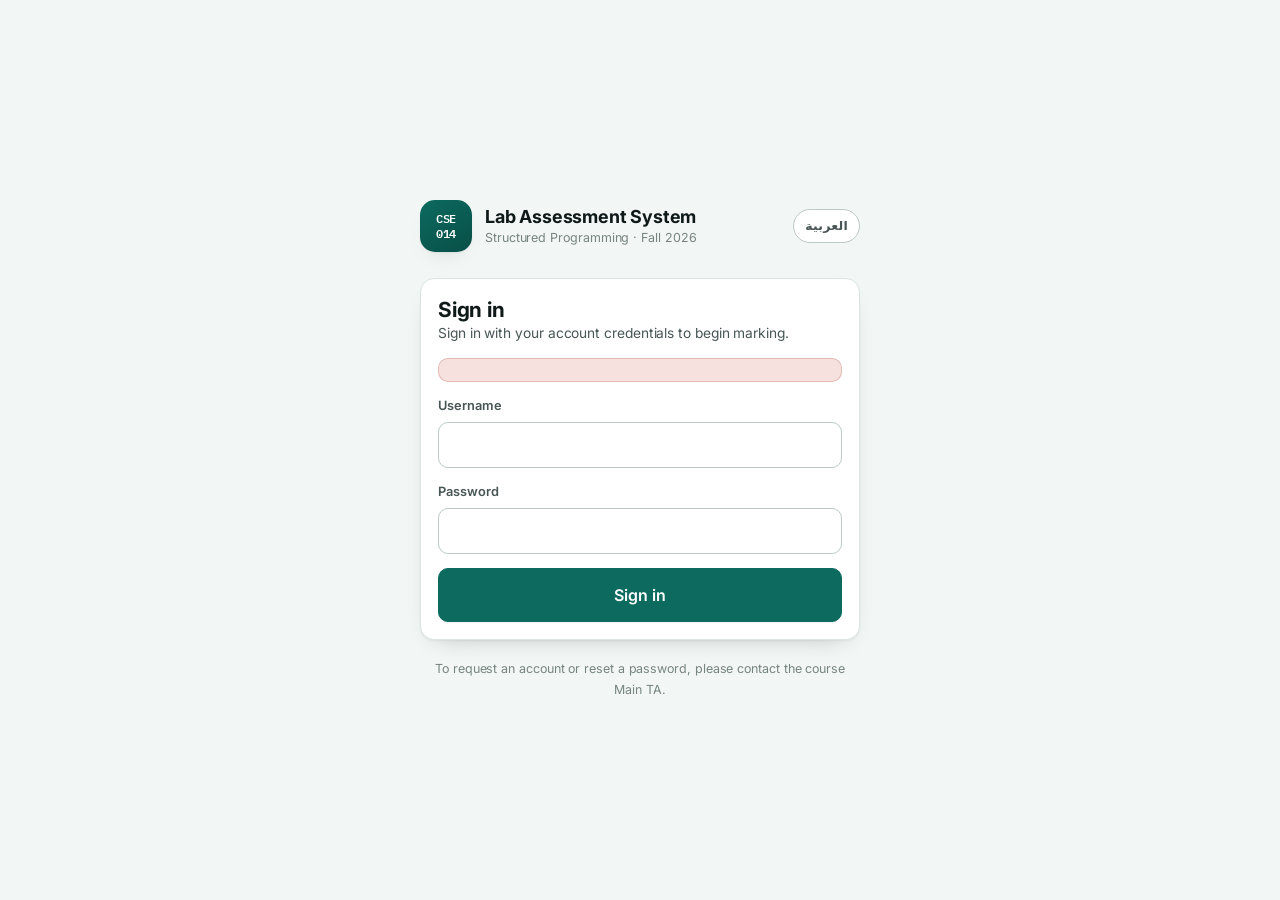
<file: index.html>
<!doctype html>
<html lang="ar" dir="rtl" data-title-key="login.pageTitle">
<head>
<meta charset="utf-8">
<meta name="viewport" content="width=device-width, initial-scale=1, viewport-fit=cover">
<meta name="color-scheme" content="light dark">
<meta name="robots" content="noindex, nofollow">
<title>CSE014</title>
<link rel="preconnect" href="https://fonts.googleapis.com">
<link rel="preconnect" href="https://fonts.gstatic.com" crossorigin>
<link rel="stylesheet" href="https://fonts.googleapis.com/css2?family=Cairo:wght@400;600;700&family=Inter:wght@400;500;600;700&family=IBM+Plex+Mono:wght@500;600&display=swap">
<link rel="stylesheet" href="assets/css/app.css">
<script src="assets/js/i18n.js"></script>
<style>
  .signin{max-width:440px;margin:0 auto;width:100%}
  .signin__top{display:flex;align-items:center;gap:12px;margin-bottom:26px}
  .signin__foot{margin-top:18px;text-align:center;line-height:1.7}
</style>
</head>
<body>

<div class="shell shell--center">
  <div class="signin">

    <div class="signin__top">
      <div class="brand">
        <div class="brand__mark" aria-hidden="true">CSE<br>014</div>
        <div>
          <div class="brand__name" data-i18n="app.name"></div>
          <div class="brand__term">
            <span data-i18n="app.course"></span> · <span data-i18n="app.term"></span>
          </div>
        </div>
      </div>
      <span class="spacer"></span>
      <button data-lang-switch></button>
    </div>

    <div class="card card--lift stack">
      <div>
        <h1 data-i18n="login.heading"></h1>
        <p class="small muted" data-i18n="login.lede"></p>
      </div>

      <div id="err" class="banner banner--bad" hidden role="alert"></div>

      <form id="form" class="stack" novalidate>
        <div>
          <label class="label" for="username" data-i18n="login.username"></label>
          <input class="input ltr" id="username" name="username" type="text"
                 autocomplete="username" autocapitalize="off" spellcheck="false" required>
        </div>
        <div>
          <label class="label" for="password" data-i18n="login.password"></label>
          <input class="input ltr" id="password" name="password" type="password"
                 autocomplete="current-password" required>
        </div>
        <button class="btn btn--primary btn--lg btn--block" id="submit" type="submit"
                data-i18n="act.signIn"></button>
      </form>
    </div>

    <p class="tiny faint signin__foot" data-i18n="login.help"></p>

  </div>
</div>

<script src="assets/js/api.js"></script>
<script src="assets/js/ui.js"></script>
<script>
/* An existing session skips the form entirely. */
const existing = Api.me();
if (existing) location.replace(existing.role === 'main' ? 'admin.html' : 'sections.html');

const form = $('#form'), err = $('#err'), btn = $('#submit');

async function doLogin(username, password) {
  err.hidden = true;
  btn.disabled = true;
  btn.textContent = t('login.working');

  const res = await Api.login(username, password);

  btn.disabled = false;
  btn.textContent = t('act.signIn');

  if (!res.ok) {
    err.textContent = res.error;
    err.hidden = false;
    $('#password').value = '';
    $('#password').focus();
    return;
  }
  location.href = res.user.role === 'main' ? 'admin.html' : 'sections.html';
}

form.addEventListener('submit', e => {
  e.preventDefault();
  doLogin($('#username').value.trim(), $('#password').value);
});
</script>

</body>
</html>
</file>
<file: assets/css/app.css>
/* ==========================================================================
   Marking — shared stylesheet
   --------------------------------------------------------------------------
   Mobile-first · bidirectional (RTL Arabic / LTR English) · light + dark.

   Direction is set on <html> by assets/js/i18n.js before first paint.
   Every rule below uses logical properties (inline-start/end), so nothing
   needs to be mirrored by hand when the language changes.
   ========================================================================== */

:root{
  /* ---- surfaces ---- */
  --ground:#F2F6F5;
  --surface:#FFFFFF;
  --surface-2:#E9F0EE;
  --surface-3:#DDE7E4;

  /* ---- text ---- */
  --ink:#0E1918;
  --ink-2:#475554;
  --ink-3:#77857F;

  /* ---- lines ---- */
  --line:#DCE5E3;
  --line-strong:#BCC9C6;

  /* ---- brand ---- */
  --brand:#0C6A5F;
  --brand-strong:#084F47;
  --brand-soft:#DCEEEB;
  --brand-tint:#EEF7F5;
  --on-brand:#FFFFFF;

  /* ---- semantic ---- */
  --ok:#1A7349;
  --ok-soft:#DCF0E4;
  --warn:#8F5406;
  --warn-soft:#F8EBD4;
  --bad:#9E2F27;
  --bad-soft:#F7E1DE;

  /* ---- geometry ---- */
  --radius:14px;
  --radius-sm:10px;
  --radius-xs:7px;

  /* ---- elevation ---- */
  --shadow-1:0 1px 2px rgba(14,25,24,.06);
  --shadow-2:0 1px 2px rgba(14,25,24,.05), 0 10px 24px -16px rgba(14,25,24,.32);
  --shadow-3:0 2px 4px rgba(14,25,24,.05), 0 18px 40px -22px rgba(14,25,24,.40);
  --shadow:var(--shadow-2);

  /* ---- type ---- */
  --font-ar:"Cairo","Segoe UI",system-ui,-apple-system,sans-serif;
  --font-en:"Inter","Segoe UI",system-ui,-apple-system,sans-serif;
  --font:var(--font-ar);
  --mono:"IBM Plex Mono",ui-monospace,SFMono-Regular,Menlo,monospace;
}

/* English uses Inter; its metrics need a slightly tighter line box. */
:root[lang="en"]{
  --font:var(--font-en);
}

/* ---------------------------------------------------------------- dark ---- */
@media (prefers-color-scheme: dark){
  :root:not([data-theme="light"]){
    --ground:#0B1110;
    --surface:#141E1C;
    --surface-2:#1C2726;
    --surface-3:#243130;

    --ink:#E7EEED;
    --ink-2:#A6B4B1;
    --ink-3:#77857F;

    --line:#27332F;
    --line-strong:#3A4846;

    --brand:#3FB3A4;
    --brand-strong:#5ACCBD;
    --brand-soft:#16302D;
    --brand-tint:#111E1C;
    --on-brand:#05201D;

    --ok:#4FC189;
    --ok-soft:#142F23;
    --warn:#D89C43;
    --warn-soft:#2F2415;
    --bad:#E37C74;
    --bad-soft:#311D1B;

    --shadow-1:0 1px 2px rgba(0,0,0,.40);
    --shadow-2:0 1px 2px rgba(0,0,0,.35), 0 10px 24px -16px rgba(0,0,0,.85);
    --shadow-3:0 2px 4px rgba(0,0,0,.40), 0 18px 40px -22px rgba(0,0,0,.95);
  }
}

:root[data-theme="dark"]{
  --ground:#0B1110;
  --surface:#141E1C;
  --surface-2:#1C2726;
  --surface-3:#243130;

  --ink:#E7EEED;
  --ink-2:#A6B4B1;
  --ink-3:#77857F;

  --line:#27332F;
  --line-strong:#3A4846;

  --brand:#3FB3A4;
  --brand-strong:#5ACCBD;
  --brand-soft:#16302D;
  --brand-tint:#111E1C;
  --on-brand:#05201D;

  --ok:#4FC189;
  --ok-soft:#142F23;
  --warn:#D89C43;
  --warn-soft:#2F2415;
  --bad:#E37C74;
  --bad-soft:#311D1B;

  --shadow-1:0 1px 2px rgba(0,0,0,.40);
  --shadow-2:0 1px 2px rgba(0,0,0,.35), 0 10px 24px -16px rgba(0,0,0,.85);
  --shadow-3:0 2px 4px rgba(0,0,0,.40), 0 18px 40px -22px rgba(0,0,0,.95);
}

/* ==========================================================================
   Base
   ========================================================================== */

*,*::before,*::after{box-sizing:border-box}
html,body{height:100%}

body{
  margin:0;
  background:var(--ground);
  color:var(--ink);
  font-family:var(--font);
  font-size:15px;
  line-height:1.65;
  -webkit-text-size-adjust:100%;
  -webkit-tap-highlight-color:transparent;
  text-rendering:optimizeLegibility;
}

:root[lang="en"] body{line-height:1.55;letter-spacing:-.005em}

h1,h2,h3{margin:0;font-weight:700;line-height:1.3;text-wrap:balance}
h1{font-size:1.3rem;letter-spacing:-.01em}
h2{font-size:1.05rem}
h3{font-size:.95rem}
p{margin:0}
a{color:var(--brand);text-decoration:none}
a:hover{text-decoration:underline;text-underline-offset:2px}

:focus-visible{outline:2px solid var(--brand);outline-offset:2px;border-radius:5px}

@media (prefers-reduced-motion: reduce){
  *,*::before,*::after{transition:none!important;animation:none!important;scroll-behavior:auto!important}
}

/* ==========================================================================
   Helpers
   ========================================================================== */

.num{font-family:var(--mono);font-variant-numeric:tabular-nums;letter-spacing:.01em}
.muted{color:var(--ink-2)}
.faint{color:var(--ink-3)}
.tiny{font-size:.78rem}
.small{font-size:.86rem}

/* Isolate Latin runs (IDs, emails, usernames) inside Arabic text. */
.ltr{direction:ltr;unicode-bidi:isolate;text-align:start}

.stack{display:flex;flex-direction:column;gap:14px}
.stack-sm{display:flex;flex-direction:column;gap:9px}
.rowline{display:flex;align-items:center;gap:10px}
.spacer{flex:1}

.label{
  display:block;font-size:.8rem;font-weight:600;
  color:var(--ink-2);margin-bottom:6px;letter-spacing:.005em;
}
.eyebrow{
  font-size:.7rem;font-weight:700;letter-spacing:.1em;
  color:var(--ink-3);text-transform:uppercase;
}
:root[lang="ar"] .eyebrow{letter-spacing:normal;text-transform:none;font-size:.74rem}

/* ==========================================================================
   Layout
   ========================================================================== */

.shell{max-width:600px;margin:0 auto;padding-inline:16px;padding-block:18px 108px}
.shell--wide{max-width:1060px}
.shell--center{min-height:100%;display:flex;flex-direction:column;justify-content:center;padding-block:36px}

.topbar{
  position:sticky;top:env(safe-area-inset-top,0px);z-index:20;
  background:var(--surface);
  border-bottom:1px solid var(--line);
  box-shadow:var(--shadow-1);
}
.topbar__in{
  max-width:600px;margin:0 auto;padding:10px 16px;
  display:flex;align-items:center;gap:10px;min-height:58px;
}
.topbar--wide .topbar__in{max-width:1060px}
.topbar__title{font-weight:700;font-size:1rem;line-height:1.25;letter-spacing:-.005em}
.topbar__sub{font-size:.75rem;color:var(--ink-3);line-height:1.3}

.actionbar{
  position:fixed;inset-inline:0;bottom:0;z-index:30;
  background:var(--surface);
  border-top:1px solid var(--line);
  padding:12px 16px calc(12px + env(safe-area-inset-bottom,0px));
  box-shadow:0 -8px 24px -20px rgba(14,25,24,.5);
}
.actionbar__in{max-width:600px;margin:0 auto;display:flex;gap:10px}

/* Section heading: title + hint on one baseline. */
.section-head{display:flex;align-items:baseline;gap:8px;margin-bottom:9px;flex-wrap:wrap}
.section-head h2{font-size:1rem}

/* ==========================================================================
   Brand lockup
   ========================================================================== */

.brand{display:flex;align-items:center;gap:13px}
.brand__mark{
  width:52px;height:52px;border-radius:15px;flex:0 0 auto;
  background:linear-gradient(145deg,var(--brand),var(--brand-strong));
  color:var(--on-brand);
  display:grid;place-items:center;text-align:center;
  font-family:var(--mono);font-weight:600;font-size:.78rem;line-height:1.15;
  box-shadow:var(--shadow-2);
}
.brand__name{font-weight:700;font-size:1.12rem;line-height:1.3;letter-spacing:-.01em}
.brand__term{font-size:.78rem;color:var(--ink-3);line-height:1.4}

/* ==========================================================================
   Card
   ========================================================================== */

.card{
  background:var(--surface);
  border:1px solid var(--line);
  border-radius:var(--radius);
  padding:17px;
}
.card--lift{box-shadow:var(--shadow-2)}
.card--flush{padding:17px 17px 7px}
.card__head{display:flex;align-items:center;gap:8px;margin-bottom:13px}

/* ==========================================================================
   Buttons
   ========================================================================== */

.btn{
  appearance:none;
  border:1px solid var(--line-strong);
  background:var(--surface);
  color:var(--ink);
  font-family:inherit;font-size:.94rem;font-weight:600;
  min-height:46px;padding:0 17px;
  border-radius:var(--radius-sm);
  display:inline-flex;align-items:center;justify-content:center;gap:8px;
  cursor:pointer;
  transition:background .14s ease,border-color .14s ease,color .14s ease,box-shadow .14s ease,transform .06s ease;
}
.btn:hover:not(:disabled){background:var(--surface-2);border-color:var(--line-strong)}
.btn:active:not(:disabled){transform:translateY(1px)}
.btn:disabled{opacity:.45;cursor:not-allowed}

.btn--primary{
  background:var(--brand);border-color:var(--brand);color:var(--on-brand);
  box-shadow:var(--shadow-1);
}
.btn--primary:hover:not(:disabled){
  background:var(--brand-strong);border-color:var(--brand-strong);
  box-shadow:var(--shadow-2);
}

.btn--ok{background:var(--ok);border-color:var(--ok);color:#fff}
.btn--ok:hover:not(:disabled){filter:brightness(1.08);background:var(--ok);border-color:var(--ok)}
.btn--bad{background:var(--bad);border-color:var(--bad);color:#fff}
.btn--bad:hover:not(:disabled){filter:brightness(1.08);background:var(--bad);border-color:var(--bad)}

.btn--ghost{
  background:transparent;border-color:transparent;color:var(--ink-2);
  min-height:38px;padding:0 11px;font-size:.89rem;
}
.btn--ghost:hover:not(:disabled){background:var(--surface-2);color:var(--ink)}

.btn--block{width:100%}
.btn--lg{min-height:54px;font-size:1rem;padding:0 22px}

/* Language toggle — rendered by i18n.js into [data-lang-switch]. */
.langbtn{
  appearance:none;cursor:pointer;flex:0 0 auto;
  font-family:var(--font-en);font-size:.78rem;font-weight:700;letter-spacing:.02em;
  min-height:34px;padding:0 11px;
  border:1px solid var(--line-strong);border-radius:999px;
  background:var(--surface);color:var(--ink-2);
  transition:background .14s ease,color .14s ease,border-color .14s ease;
}
.langbtn:hover{background:var(--brand-soft);color:var(--brand);border-color:var(--brand)}

/* ==========================================================================
   Inputs
   ========================================================================== */

.input,.select,.textarea{
  width:100%;
  font-family:inherit;font-size:1rem;color:var(--ink);
  background:var(--surface);
  border:1px solid var(--line-strong);
  border-radius:var(--radius-sm);
  min-height:46px;padding:9px 13px;
  transition:border-color .14s ease,box-shadow .14s ease;
}
.input::placeholder,.textarea::placeholder{color:var(--ink-3)}
.textarea{min-height:74px;resize:vertical;line-height:1.55}
.input:focus,.select:focus,.textarea:focus{
  border-color:var(--brand);outline:none;
  box-shadow:0 0 0 3px var(--brand-soft);
}
.input:disabled,.select:disabled,.textarea:disabled{background:var(--surface-2);opacity:.7}

.input--id{
  font-family:var(--mono);font-size:1.7rem;font-weight:600;letter-spacing:.06em;
  text-align:center;min-height:64px;direction:ltr;
}

.select{appearance:none;padding-inline-end:13px;cursor:pointer}

.fields{display:grid;gap:11px;grid-template-columns:1fr}
@media (min-width:560px){
  .fields--2{grid-template-columns:repeat(2,1fr)}
  .fields--3{grid-template-columns:repeat(3,1fr)}
}

.switchrow{
  display:flex;align-items:center;gap:9px;
  font-size:.86rem;font-weight:600;color:var(--ink-2);cursor:pointer;
}
.switchrow input{width:18px;height:18px;accent-color:var(--brand);flex:0 0 auto}

/* ==========================================================================
   Chips
   ========================================================================== */

.chips{display:flex;gap:8px;overflow-x:auto;padding-block:2px 6px;scrollbar-width:thin}
.chips::-webkit-scrollbar{height:4px}
.chips::-webkit-scrollbar-thumb{background:var(--line-strong);border-radius:4px}

.chip{
  flex:0 0 auto;appearance:none;cursor:pointer;
  font-family:inherit;font-weight:600;font-size:.87rem;
  background:var(--surface);color:var(--ink-2);
  border:1px solid var(--line-strong);border-radius:999px;
  min-height:38px;padding:0 15px;white-space:nowrap;
  display:inline-flex;align-items:center;gap:6px;
  transition:background .14s ease,color .14s ease,border-color .14s ease;
}
.chip:hover:not(:disabled){border-color:var(--brand);color:var(--brand)}
.chip[aria-pressed="true"]{background:var(--brand);border-color:var(--brand);color:var(--on-brand)}
.chip[aria-pressed="true"]:hover{color:var(--on-brand)}
.chip:disabled{opacity:.4;cursor:not-allowed}
.chip--closed{border-style:dashed}
.chip--closed[aria-pressed="true"]{border-style:solid}

/* ==========================================================================
   Step indicator
   ========================================================================== */

.steps{display:grid;grid-template-columns:repeat(3,1fr);gap:6px}
.step{
  display:flex;align-items:center;justify-content:center;gap:7px;
  font-family:inherit;font-size:.78rem;font-weight:600;color:var(--ink-3);
  text-decoration:none;padding:10px 6px;border:0;border-radius:var(--radius-sm);
  background:var(--surface-2);
  transition:background .14s ease,color .14s ease;
}
.step:hover{text-decoration:none}
.step__n{
  width:21px;height:21px;border-radius:50%;flex:0 0 auto;
  background:var(--line-strong);color:var(--surface);
  display:grid;place-items:center;
  font-family:var(--mono);font-size:.68rem;font-weight:600;
}
.step--on{background:var(--brand-soft);color:var(--brand)}
.step--on .step__n{background:var(--brand);color:var(--on-brand)}
.step--done{cursor:pointer}
.step--done:hover{background:var(--surface-3)}
.step--done .step__n{background:var(--ok);color:#fff}
.step--off{opacity:.45}

/* ==========================================================================
   Pick rows (sections, students)
   ========================================================================== */

.pickrow,.srow{
  display:flex;align-items:center;gap:11px;width:100%;text-align:start;
  font-family:inherit;color:var(--ink);cursor:pointer;
  background:var(--surface);
  border:1px solid var(--line-strong);
  border-radius:var(--radius-sm);
  padding:13px 15px;
  transition:border-color .14s ease,box-shadow .14s ease,background .14s ease;
}
.pickrow:hover,.srow:hover{border-color:var(--brand);box-shadow:var(--shadow-1);text-decoration:none}
.pickrow[aria-current="true"]{border-color:var(--brand);background:var(--brand-tint)}

.pickrow__title{font-weight:700;font-size:1rem;line-height:1.3}
.pickrow__num{text-align:center;flex:0 0 auto}
.pickrow__num .v{
  font-family:var(--mono);font-weight:700;font-size:1.05rem;
  display:block;line-height:1.2;
}

.srow{padding:11px 13px}
.srow--other{background:var(--surface-2);border-style:dashed}
.srow__name{
  font-weight:600;font-size:.94rem;
  overflow:hidden;text-overflow:ellipsis;white-space:nowrap;
}
.srow mark{
  background:var(--brand-soft);color:var(--brand);
  border-radius:3px;padding:0 2px;font-weight:700;
}

.counter{
  font-family:var(--mono);font-weight:600;font-size:.88rem;
  background:var(--surface-2);color:var(--ink-2);
  border-radius:999px;padding:5px 11px;white-space:nowrap;
}

/* ==========================================================================
   Segmented control
   ========================================================================== */

.seg{
  display:grid;grid-auto-flow:column;grid-auto-columns:1fr;gap:5px;
  background:var(--surface-2);padding:4px;border-radius:var(--radius-sm);
}
.seg button{
  appearance:none;border:0;background:transparent;
  font-family:inherit;font-weight:600;font-size:.9rem;
  color:var(--ink-2);min-height:40px;border-radius:var(--radius-xs);cursor:pointer;
  transition:background .14s ease,color .14s ease,box-shadow .14s ease;
}
.seg button:hover{color:var(--ink)}
.seg button[aria-pressed="true"]{
  background:var(--surface);color:var(--ink);box-shadow:var(--shadow-1);
}
.seg button[aria-pressed="true"][data-v="present"]{color:var(--ok)}
.seg button[aria-pressed="true"][data-v="late"]{color:var(--warn)}
.seg button[aria-pressed="true"][data-v="absent"]{color:var(--bad)}

/* ==========================================================================
   Numeric grade pad
   ========================================================================== */

.pad{display:grid;grid-template-columns:repeat(4,1fr);gap:8px}
.pad button{
  appearance:none;cursor:pointer;
  font-family:var(--mono);font-variant-numeric:tabular-nums;
  font-size:1.15rem;font-weight:600;
  background:var(--surface);color:var(--ink);
  border:1px solid var(--line-strong);border-radius:var(--radius-sm);
  min-height:52px;
  transition:background .14s ease,border-color .14s ease,color .14s ease;
}
.pad button:hover:not(:disabled){border-color:var(--brand);color:var(--brand)}
.pad button[aria-pressed="true"]{background:var(--brand);border-color:var(--brand);color:var(--on-brand)}
.pad button:last-child{grid-column:span 2}
.pad button:disabled{opacity:.35;cursor:not-allowed}

/* ==========================================================================
   Pills
   ========================================================================== */

.pill{
  display:inline-flex;align-items:center;gap:5px;
  font-size:.74rem;font-weight:700;
  padding:3px 10px;border-radius:999px;white-space:nowrap;
  background:var(--surface-2);color:var(--ink-2);
}
.pill--ok{background:var(--ok-soft);color:var(--ok)}
.pill--warn{background:var(--warn-soft);color:var(--warn)}
.pill--bad{background:var(--bad-soft);color:var(--bad)}
.pill--brand{background:var(--brand-soft);color:var(--brand)}

/* ==========================================================================
   List rows
   ========================================================================== */

.list{display:flex;flex-direction:column}
.list > * + *{border-top:1px solid var(--line)}
.row{display:flex;align-items:center;gap:11px;padding:11px 0;min-height:52px}
.row__main{min-width:0;flex:1}
.row__name{
  font-weight:600;font-size:.92rem;
  overflow:hidden;text-overflow:ellipsis;white-space:nowrap;
}
.row__meta{font-size:.76rem;color:var(--ink-3)}
.row__score{font-family:var(--mono);font-weight:700;font-size:1rem;white-space:nowrap}

/* ==========================================================================
   Progress
   ========================================================================== */

.bar{height:7px;border-radius:999px;background:var(--surface-2);overflow:hidden}
.bar__fill{height:100%;background:var(--brand);border-radius:999px;transition:width .35s ease}
.bar__fill--ok{background:var(--ok)}
.bar__fill--warn{background:var(--warn)}

.minibar{
  width:56px;height:6px;border-radius:999px;background:var(--surface-2);
  overflow:hidden;display:inline-block;vertical-align:middle;
}
.minibar i{display:block;height:100%;border-radius:999px;background:var(--brand)}

/* ==========================================================================
   Stat tiles
   ========================================================================== */

.stats{display:grid;gap:11px;grid-template-columns:repeat(auto-fit,minmax(152px,1fr))}
.stat{
  background:var(--surface);
  border:1px solid var(--line);
  border-radius:var(--radius);
  padding:14px 16px;
}
.stat__v{
  font-family:var(--mono);font-size:1.7rem;font-weight:600;
  line-height:1.1;letter-spacing:-.01em;
}
.stat__k{font-size:.76rem;color:var(--ink-3);margin-top:3px;line-height:1.4}

/* ==========================================================================
   Tables
   ========================================================================== */

.tablewrap{
  overflow-x:auto;
  border:1px solid var(--line);
  border-radius:var(--radius);
  background:var(--surface);
}
table{border-collapse:collapse;width:100%;font-size:.86rem}
th,td{
  padding:10px 13px;text-align:start;white-space:nowrap;
  border-bottom:1px solid var(--line);
}
th{
  font-size:.73rem;font-weight:700;color:var(--ink-3);
  background:var(--surface-2);letter-spacing:.02em;
}
tbody tr:last-child td{border-bottom:0}
tbody tr:hover td{background:var(--brand-tint)}
td.sticky,th.sticky{position:sticky;inset-inline-start:0;background:var(--surface);z-index:1}
th.sticky{background:var(--surface-2);z-index:3}
tbody tr:hover td.sticky{background:var(--brand-tint)}
.cellpct{font-family:var(--mono);font-weight:600;text-align:center}

/* ==========================================================================
   Banners and empty states
   ========================================================================== */

.banner{
  border-radius:var(--radius-sm);
  padding:11px 13px;font-size:.86rem;line-height:1.55;
  display:flex;gap:9px;align-items:flex-start;
  border:1px solid transparent;
}
.banner--warn{background:var(--warn-soft);color:var(--warn);border-color:color-mix(in srgb,var(--warn) 22%,transparent)}
.banner--ok{background:var(--ok-soft);color:var(--ok);border-color:color-mix(in srgb,var(--ok) 22%,transparent)}
.banner--bad{background:var(--bad-soft);color:var(--bad);border-color:color-mix(in srgb,var(--bad) 22%,transparent)}
.banner--info{background:var(--brand-soft);color:var(--brand);border-color:color-mix(in srgb,var(--brand) 22%,transparent)}

.empty{text-align:center;color:var(--ink-3);font-size:.88rem;padding:26px 8px;line-height:1.6}

/* Loading placeholder — replaces the old "جارٍ التحميل" text rows. */
.skeleton{
  height:56px;border-radius:var(--radius-sm);
  background:linear-gradient(90deg,var(--surface-2) 25%,var(--surface-3) 37%,var(--surface-2) 63%);
  background-size:400% 100%;
  animation:shimmer 1.4s ease infinite;
}
.skeleton + .skeleton{margin-top:9px}
@keyframes shimmer{from{background-position:100% 0}to{background-position:0 0}}

/* ==========================================================================
   Collapsible panels
   ========================================================================== */

details.box{
  background:var(--surface);
  border:1px solid var(--line);
  border-radius:var(--radius);
  padding:17px;
}
details.box > summary,
details.pick > summary{
  cursor:pointer;list-style:none;
  display:flex;align-items:center;gap:8px;
}
details.box > summary::-webkit-details-marker,
details.pick > summary::-webkit-details-marker{display:none}
details.box > summary{font-weight:700;font-size:1rem}
details.box > summary::before{
  content:'+';font-family:var(--mono);color:var(--ink-3);
  width:14px;flex:0 0 auto;text-align:center;
}
details.box[open] > summary::before{content:'\2212'}
details.box > summary .tiny{font-weight:400}
details.box .body{margin-top:15px}

details.pick > summary{font-weight:600;font-size:.88rem;color:var(--ink-2)}
details.pick > summary::before{
  content:'+';font-family:var(--mono);width:14px;flex:0 0 auto;text-align:center;
}
details.pick[open] > summary::before{content:'\2212'}

/* ==========================================================================
   Tabs
   ========================================================================== */

.tabs{
  display:grid;grid-auto-flow:column;grid-auto-columns:1fr;gap:5px;
  background:var(--surface-2);padding:4px;border-radius:var(--radius-sm);
  position:sticky;top:calc(59px + env(safe-area-inset-top,0px));z-index:15;
}
.tab{
  appearance:none;border:0;background:transparent;cursor:pointer;
  font-family:inherit;font-weight:700;font-size:.86rem;color:var(--ink-2);
  min-height:40px;border-radius:var(--radius-xs);
  display:inline-flex;align-items:center;justify-content:center;gap:5px;
  transition:background .14s ease,color .14s ease,box-shadow .14s ease;
}
.tab:hover{color:var(--ink)}
.tab[aria-pressed="true"]{background:var(--surface);color:var(--brand);box-shadow:var(--shadow-1)}

.tabbadge{
  background:var(--bad);color:#fff;border-radius:999px;
  font-family:var(--mono);font-size:.67rem;font-weight:700;
  padding:1px 6px;
}

/* ==========================================================================
   Toast
   ========================================================================== */

.toast{
  position:fixed;inset-inline:16px;
  bottom:calc(86px + env(safe-area-inset-bottom,0px));z-index:60;
  max-width:568px;margin:0 auto;
  background:var(--ink);color:var(--ground);
  border-radius:var(--radius-sm);
  padding:13px 15px;font-size:.9rem;font-weight:600;line-height:1.5;
  box-shadow:var(--shadow-3);
  display:flex;align-items:center;gap:12px;
  opacity:0;transform:translateY(8px);
  transition:opacity .2s ease,transform .2s ease;
  pointer-events:none;
}
.toast[data-show="true"]{opacity:1;transform:translateY(0)}
.toast--bad{background:var(--bad);color:#fff}
.toast__act{
  appearance:none;border:0;cursor:pointer;flex:0 0 auto;
  background:rgba(255,255,255,.16);color:inherit;
  font-family:inherit;font-size:.85rem;font-weight:700;
  border-radius:var(--radius-xs);padding:7px 13px;
  transition:background .14s ease;
}
.toast__act:hover{background:rgba(255,255,255,.28)}

/* ==========================================================================
   Connection banner
   ========================================================================== */

.netbar{
  background:var(--bad);color:#fff;
  font-size:.82rem;font-weight:700;text-align:center;
  padding:9px 14px;line-height:1.5;
}
.netbar--sync{background:var(--warn)}

/* ==========================================================================
   Print — grade sheets are occasionally printed for departmental records
   ========================================================================== */

@media print{
  .topbar,.actionbar,.toast,.netbar,.chips,.langbtn,.btn,details.box > summary::before{display:none!important}
  body{background:#fff;color:#000;font-size:11pt}
  .shell{max-width:none;padding:0}
  .card,.tablewrap,.stat{border-color:#999;box-shadow:none;break-inside:avoid}
  a{color:#000;text-decoration:none}
}
</file>
